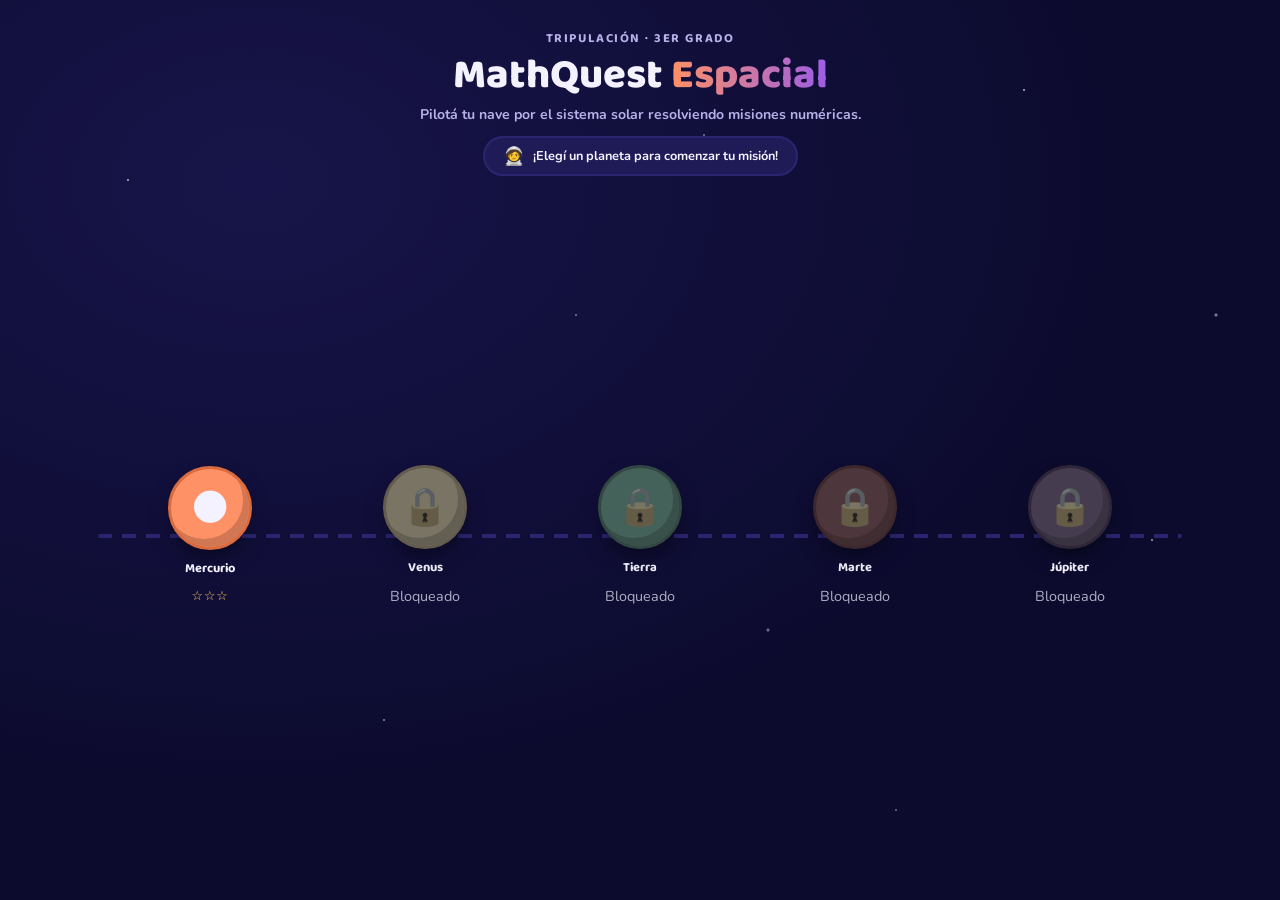
<file: index.html>
<!DOCTYPE html>
<html lang="es">
<head>
<meta charset="UTF-8">
<meta name="viewport" content="width=device-width, initial-scale=1.0, maximum-scale=1.0, user-scalable=no">
<title>MathQuest Espacial · Misión Numérica</title>
<link rel="stylesheet" href="style.css">
</head>
<body>

<div class="stars-bg" id="stars-bg"></div>

<!-- Aviso de rotación (por si algún chromebook/tablet queda en vertical) -->
<div id="rotate-notice">
  <div class="rotate-icon">🔄</div>
  <p>Girá la pantalla<br>para jugar mejor</p>
</div>

<div id="app">

  <!-- ============ PANTALLA DE INICIO ============ -->
  <section id="start-screen" class="screen active">
    <div class="stage">
      <div class="mission-panel">
        <p class="eyebrow">Tripulación · 3er grado</p>
        <h1 class="title">MathQuest <span>Espacial</span></h1>
        <p class="subtitle">Pilotá tu nave por el sistema solar resolviendo misiones numéricas.</p>
        <div class="commander-badge">
          <span class="badge-icon">🧑‍🚀</span>
          <span>¡Elegí un planeta para comenzar tu misión!</span>
        </div>
      </div>

      <div class="solar-track" id="solar-track">
        <div class="track-line"></div>
        <!-- Los planetas (niveles) se insertan por JS -->
      </div>
    </div>
  </section>

  <!-- ============ PANTALLA DE JUEGO ============ -->
  <section id="game-screen" class="screen">
    <header class="game-hud">
      <button id="btn-exit" class="hud-btn" aria-label="Volver al mapa">
        <span class="hud-btn-icon">←</span> Mapa
      </button>

      <div class="hud-center">
        <div class="hud-planet">
          <span id="hud-planet-icon">🪐</span>
          <span id="hud-planet-name">Planeta</span>
        </div>
        <div class="progress-track" id="progress-track"><!-- dots por JS --></div>
      </div>

      <div class="hud-score">
        <span class="hud-score-icon">⭐</span>
        <span id="hud-score">0</span>
      </div>
    </header>

    <main class="game-body">
      <div class="ship-column">
        <div class="ship-wrap">
          <div id="ship" class="ship">🚀</div>
          <div id="ship-fx" class="ship-fx"></div>
        </div>
        <p id="ship-message" class="ship-message">¡Vamos, tripulante!</p>
      </div>

      <div class="problem-column">
        <div class="problem-card" id="problem-card">
          <p class="problem-label" id="problem-label">Resolvé la misión:</p>
          <div class="problem-display" id="problem-display"></div>
        </div>

        <div class="answers-grid" id="answers-grid">
          <!-- Casilleros de respuesta y botón "Verificar" por JS -->
        </div>
      </div>
    </main>
  </section>

  <!-- ============ PANTALLA DE RESULTADOS ============ -->
  <section id="end-screen" class="screen">
    <div class="stage">
      <div class="results-card">
        <div class="results-icon" id="results-icon">🏆</div>
        <h2 id="results-title">¡Misión completa!</h2>
        <p id="results-subtitle">Llegaste a destino</p>

        <div class="stars-earned" id="stars-earned">
          <span class="star-slot">☆</span>
          <span class="star-slot">☆</span>
          <span class="star-slot">☆</span>
        </div>

        <div class="results-stats">
          <div class="stat">
            <span class="stat-value" id="results-correct">0</span>
            <span class="stat-label">Correctas</span>
          </div>
          <div class="stat">
            <span class="stat-value" id="results-total">0</span>
            <span class="stat-label">Total</span>
          </div>
        </div>

        <div class="results-actions">
          <button id="btn-retry" class="action-btn secondary">🔁 Reintentar</button>
          <button id="btn-next" class="action-btn primary">Siguiente planeta →</button>
          <button id="btn-map" class="action-btn secondary">🗺️ Ver mapa</button>
        </div>
      </div>
    </div>
  </section>

</div>

<script src="script.js"></script>
</body>
</html>
</file>
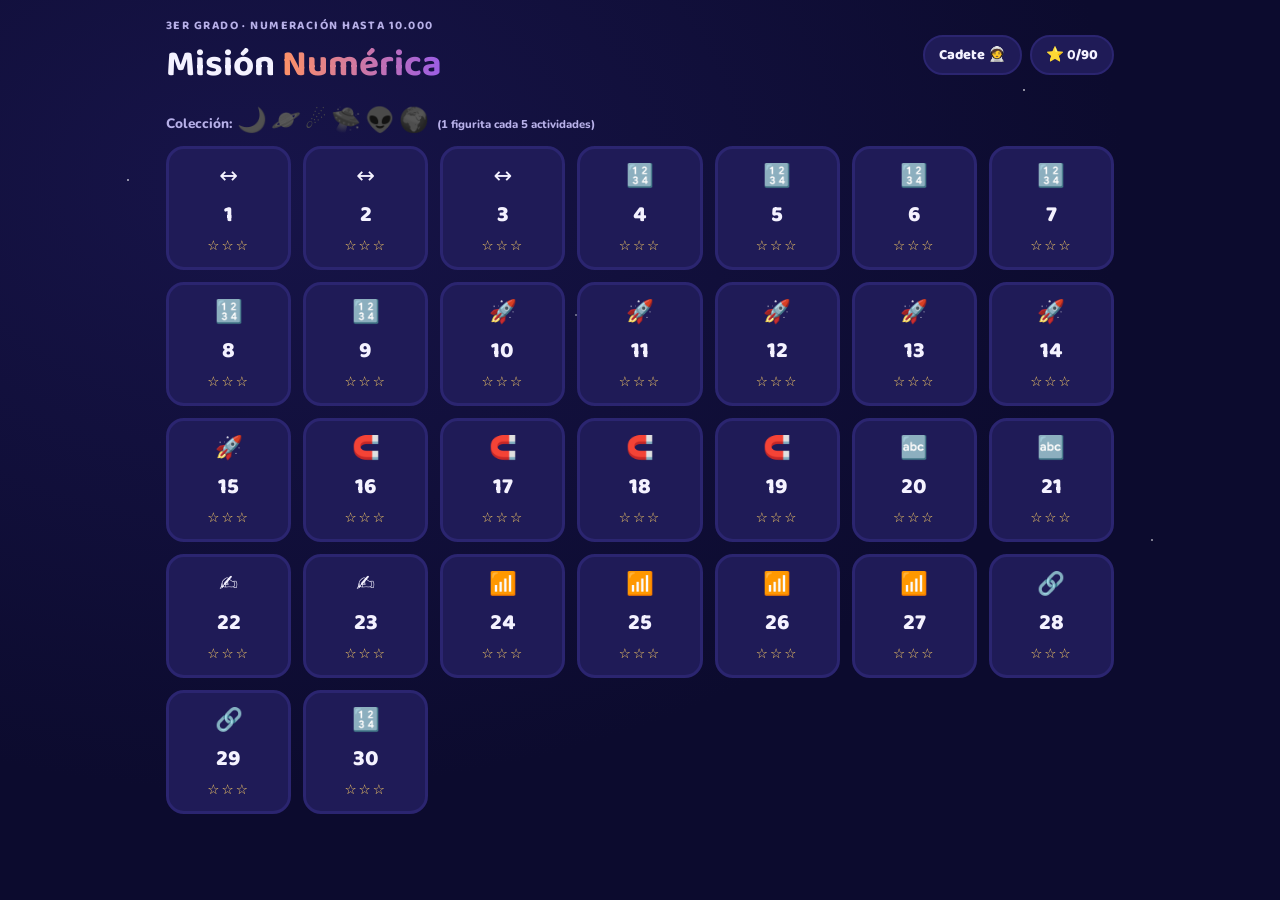
<file: numeracional10000/index.html>
<!DOCTYPE html>
<html lang="es">
<head>
<meta charset="UTF-8">
<meta name="viewport" content="width=device-width, initial-scale=1.0">
<title>Numeración Espacial · hasta 10.000</title>
<link rel="stylesheet" href="style.css">
</head>
<body>
<div class="stars-bg"></div>

<section id="map" class="screen active">
  <header class="top">
    <div>
      <p class="eyebrow">3er grado · Numeración hasta 10.000</p>
      <h1>Misión <span>Numérica</span></h1>
    </div>
    <div class="stats">
      <div class="pill" id="rank">Cadete 🧑‍🚀</div>
      <div class="pill">⭐ <b id="total">0</b>/90</div>
    </div>
  </header>
  <p class="collection" id="collection"></p>
  <div class="grid" id="grid"></div>
</section>

<section id="game" class="screen">
  <header class="top">
    <button class="btn alt" id="back">← Mapa</button>
    <h2 id="title">Actividad</h2>
    <div class="pill">⭐ <b id="total2">0</b></div>
  </header>
  <main class="card">
    <p id="prompt" class="prompt"></p>
    <div id="area" class="area"></div>
    <p id="msg" class="msg"></p>
    <div class="actions">
      <button class="btn" id="ok">Verificar ✅</button>
      <button class="btn alt" id="skip" hidden>Seguir →</button>
    </div>
  </main>
</section>

<div id="win" class="overlay" hidden>
  <div class="card win">
    <div class="big">🏆</div>
    <h2>¡Misión cumplida!</h2>
    <div class="stars" id="wstars"></div>
    <p id="wtxt"></p>
    <div class="actions">
      <button class="btn alt" id="wmap">🗺️ Mapa</button>
      <button class="btn" id="wnext">Siguiente →</button>
    </div>
  </div>
</div>

<script src="script.js"></script>
</body>
</html>
</file>
<file: style.css>
@import url('https://fonts.googleapis.com/css2?family=Baloo+2:wght@500;700;800&family=Nunito:wght@600;700;800&display=swap');

/* ============================================
   TOKENS
   ============================================ */
:root{
  --bg-deep:      #0c0b2e;
  --bg-deep-2:    #171449;
  --panel:        #1f1b57;
  --panel-light:  #2b2570;
  --ink:          #f4f2ff;
  --ink-dim:      #b7b0e8;

  --mercury: #ff9166;
  --mercury-dark: #d96b3f;
  --venus:   #ffd166;
  --venus-dark: #d9a53f;
  --earth:   #06d6a0;
  --earth-dark: #049c76;
  --mars:    #ef476f;
  --mars-dark: #c22e52;
  --jupiter: #9b5de5;
  --jupiter-dark: #7236b8;

  --accent: var(--mercury);
  --accent-dark: var(--mercury-dark);

  --good: #06d6a0;
  --bad:  #ef476f;

  --radius-lg: 28px;
  --radius-md: 18px;
  --radius-sm: 12px;

  --font-display: 'Baloo 2', system-ui, sans-serif;
  --font-body: 'Nunito', system-ui, sans-serif;
}

*{ box-sizing: border-box; }

html, body{
  margin: 0;
  padding: 0;
  width: 100%;
  height: 100%;
  overflow: hidden;
  background: radial-gradient(ellipse at 20% 20%, var(--bg-deep-2) 0%, var(--bg-deep) 60%);
  color: var(--ink);
  font-family: var(--font-body);
  -webkit-user-select: none;
  user-select: none;
}

button{
  font-family: inherit;
  cursor: pointer;
  border: none;
}

/* ============================================
   FONDO DE ESTRELLAS
   ============================================ */
.stars-bg{
  position: fixed;
  inset: 0;
  z-index: 0;
  background-image:
    radial-gradient(1.5px 1.5px at 10% 20%, #fff8 50%, transparent 100%),
    radial-gradient(1.5px 1.5px at 80% 10%, #fff8 50%, transparent 100%),
    radial-gradient(2px 2px at 60% 70%, #fff6 50%, transparent 100%),
    radial-gradient(1px 1px at 30% 80%, #fffa 50%, transparent 100%),
    radial-gradient(1.5px 1.5px at 90% 60%, #fff7 50%, transparent 100%),
    radial-gradient(1px 1px at 45% 35%, #fff9 50%, transparent 100%),
    radial-gradient(1.5px 1.5px at 15% 55%, #fff6 50%, transparent 100%),
    radial-gradient(1px 1px at 70% 90%, #fff8 50%, transparent 100%),
    radial-gradient(2px 2px at 95% 35%, #fff7 50%, transparent 100%),
    radial-gradient(1px 1px at 55% 15%, #fff9 50%, transparent 100%);
  background-repeat: repeat;
  background-size: 100% 100%;
  animation: twinkle 4s ease-in-out infinite alternate;
}
@keyframes twinkle{
  from{ opacity: 0.6; }
  to{ opacity: 1; }
}

/* ============================================
   AVISO DE ROTACIÓN (pantallas verticales angostas)
   ============================================ */
#rotate-notice{
  display: none;
  position: fixed;
  inset: 0;
  z-index: 999;
  background: var(--bg-deep);
  color: var(--ink);
  flex-direction: column;
  align-items: center;
  justify-content: center;
  text-align: center;
  font-family: var(--font-display);
  font-size: 1.4rem;
}
.rotate-icon{
  font-size: 3rem;
  animation: spin 1.8s linear infinite;
  margin-bottom: 12px;
}
@keyframes spin{ to{ transform: rotate(360deg); } }

@media (orientation: portrait) and (max-width: 600px){
  #rotate-notice{ display: flex; }
  #app{ display: none; }
}

/* ============================================
   LAYOUT GENERAL
   ============================================ */
#app{
  position: relative;
  z-index: 1;
  width: 100vw;
  height: 100vh;
}

.screen{
  position: absolute;
  inset: 0;
  display: none;
  width: 100%;
  height: 100%;
}
.screen.active{
  display: flex;
  animation: fade-in .35s ease;
}
@keyframes fade-in{
  from{ opacity: 0; transform: scale(.98); }
  to{ opacity: 1; transform: scale(1); }
}

.stage{
  width: 100%;
  height: 100%;
  display: flex;
  flex-direction: column;
  padding: clamp(14px, 2.2vw, 34px) clamp(24px, 4vw, 60px);
}

/* ============================================
   PANTALLA DE INICIO
   ============================================ */
.mission-panel{
  text-align: center;
  flex-shrink: 0;
}
.eyebrow{
  font-family: var(--font-display);
  font-weight: 700;
  letter-spacing: .12em;
  text-transform: uppercase;
  font-size: clamp(.65rem, 1vw, .8rem);
  color: var(--ink-dim);
  margin: 0 0 6px;
}
.title{
  font-family: var(--font-display);
  font-weight: 800;
  font-size: clamp(1.6rem, 3.6vw, 2.6rem);
  margin: 0 0 8px;
  line-height: 1;
}
.title span{
  background: linear-gradient(90deg, var(--mercury), var(--jupiter));
  -webkit-background-clip: text;
  background-clip: text;
  color: transparent;
}
.subtitle{
  font-weight: 700;
  color: var(--ink-dim);
  font-size: clamp(.75rem, 1.1vw, .95rem);
  margin: 0 0 12px;
}
.commander-badge{
  display: inline-flex;
  align-items: center;
  gap: 8px;
  background: var(--panel);
  border: 2px solid var(--panel-light);
  border-radius: 999px;
  padding: 6px 18px;
  font-weight: 700;
  font-size: clamp(.7rem, 1vw, .85rem);
}
.badge-icon{ font-size: 1.1rem; }

.solar-track{
  position: relative;
  flex: 1;
  display: flex;
  align-items: center;
  justify-content: space-evenly;
  margin-top: clamp(10px, 2vw, 24px);
  padding: 0 10px;
}
.track-line{
  position: absolute;
  top: 50%;
  left: 4%;
  right: 4%;
  height: 4px;
  background: repeating-linear-gradient(90deg, var(--panel-light) 0 14px, transparent 14px 24px);
  transform: translateY(-50%);
  z-index: 0;
  border-radius: 4px;
}

.planet-node{
  position: relative;
  z-index: 1;
  display: flex;
  flex-direction: column;
  align-items: center;
  gap: 8px;
  background: none;
  color: inherit;
  padding: 0;
  width: clamp(88px, 12vw, 132px);
  transition: transform .18s ease;
}
.planet-node:hover{ transform: translateY(-6px); }
.planet-node:active{ transform: translateY(-2px) scale(.97); }

.planet-orb{
  width: clamp(56px, 7.5vw, 84px);
  height: clamp(56px, 7.5vw, 84px);
  border-radius: 50%;
  display: flex;
  align-items: center;
  justify-content: center;
  font-size: clamp(1.6rem, 3vw, 2.3rem);
  box-shadow: inset -6px -8px 0 rgba(0,0,0,.18), 0 10px 22px -6px rgba(0,0,0,.55);
  border: 3px solid rgba(255,255,255,.25);
}
.planet-node[data-locked="true"] .planet-orb{
  filter: grayscale(.75) brightness(.55);
}
.planet-node[data-locked="true"]{
  cursor: not-allowed;
}
.planet-node[data-locked="true"]:hover{ transform: none; }

.planet-name{
  font-family: var(--font-display);
  font-weight: 700;
  font-size: clamp(.68rem, 1vw, .85rem);
  text-align: center;
}
.planet-stars{
  font-size: .8rem;
  letter-spacing: 1px;
  color: #ffd166;
}
.planet-lock{
  font-size: .9rem;
  opacity: .7;
}

/* ============================================
   PANTALLA DE JUEGO
   ============================================ */
.game-hud{
  flex-shrink: 0;
  display: flex;
  align-items: center;
  justify-content: space-between;
  padding: clamp(10px, 1.6vw, 20px) clamp(18px, 3vw, 44px);
  gap: 12px;
}
.hud-btn{
  display: flex;
  align-items: center;
  gap: 6px;
  background: var(--panel);
  color: var(--ink);
  border-radius: 999px;
  padding: 8px 16px;
  font-weight: 800;
  font-family: var(--font-display);
  font-size: .85rem;
  border: 2px solid var(--panel-light);
}
.hud-btn:hover{ background: var(--panel-light); }
.hud-btn-icon{ font-size: 1rem; }

.hud-center{
  display: flex;
  flex-direction: column;
  align-items: center;
  gap: 6px;
  flex: 1;
}
.hud-planet{
  display: flex;
  align-items: center;
  gap: 6px;
  font-family: var(--font-display);
  font-weight: 700;
  font-size: clamp(.85rem, 1.3vw, 1.1rem);
}
.progress-track{
  display: flex;
  gap: 6px;
}
.progress-dot{
  width: 10px;
  height: 10px;
  border-radius: 50%;
  background: var(--panel-light);
  transition: background .2s ease, transform .2s ease;
}
.progress-dot.done{ background: var(--accent); }
.progress-dot.current{ transform: scale(1.3); background: #fff; }

.hud-score{
  display: flex;
  align-items: center;
  gap: 6px;
  background: var(--panel);
  border: 2px solid var(--panel-light);
  border-radius: 999px;
  padding: 8px 16px;
  font-family: var(--font-display);
  font-weight: 800;
  font-size: clamp(.85rem, 1.2vw, 1.05rem);
  min-width: 64px;
  justify-content: center;
}

.game-body{
  flex: 1;
  display: flex;
  align-items: center;
  gap: clamp(20px, 4vw, 60px);
  padding: 0 clamp(24px, 5vw, 70px) clamp(14px, 2vw, 26px);
}

.ship-column{
  flex: 0 0 clamp(150px, 20vw, 260px);
  display: flex;
  flex-direction: column;
  align-items: center;
  gap: 14px;
}
.ship-wrap{
  position: relative;
  width: 100%;
  display: flex;
  align-items: center;
  justify-content: center;
}
.ship{
  font-size: clamp(3.4rem, 7vw, 5.5rem);
  transform: rotate(-45deg);
  filter: drop-shadow(0 10px 18px rgba(0,0,0,.5));
  animation: float 2.6s ease-in-out infinite;
  transition: transform .25s ease;
}
@keyframes float{
  0%, 100%{ transform: rotate(-45deg) translateY(0); }
  50%{ transform: rotate(-45deg) translateY(-10px); }
}
.ship.correct-anim{ animation: boost .6s ease; }
@keyframes boost{
  0%{ transform: rotate(-45deg) translateY(0) scale(1); }
  40%{ transform: rotate(-45deg) translateY(-26px) scale(1.15); }
  100%{ transform: rotate(-45deg) translateY(0) scale(1); }
}
.ship.wrong-anim{ animation: wobble .5s ease; }
@keyframes wobble{
  0%, 100%{ transform: rotate(-45deg); }
  25%{ transform: rotate(-58deg) translateX(-6px); }
  75%{ transform: rotate(-32deg) translateX(6px); }
}
.ship-fx{
  position: absolute;
  inset: 0;
  pointer-events: none;
}
.ship-message{
  font-family: var(--font-display);
  font-weight: 700;
  text-align: center;
  font-size: clamp(.8rem, 1.2vw, 1rem);
  color: var(--ink-dim);
  min-height: 1.4em;
}

.problem-column{
  flex: 1;
  display: flex;
  flex-direction: column;
  align-items: center;
  gap: clamp(12px, 2vw, 22px);
  min-width: 0;
  max-height: 100%;
  overflow-y: auto;
  overflow-x: hidden;
  padding: 4px 2px;
}

.problem-card{
  background: var(--panel);
  border: 3px solid var(--panel-light);
  border-radius: var(--radius-lg);
  padding: clamp(12px, 2vw, 22px) clamp(20px, 4.5vw, 50px);
  text-align: center;
  box-shadow: 0 14px 30px -12px rgba(0,0,0,.5);
  max-width: 700px;
  width: 100%;
}
.problem-card.story-card{
  max-width: 640px;
  padding: clamp(12px, 1.8vw, 20px) clamp(18px, 3.4vw, 36px);
}
.problem-label{
  margin: 0 0 4px;
  font-weight: 800;
  letter-spacing: .06em;
  text-transform: uppercase;
  font-size: clamp(.6rem, .9vw, .75rem);
  color: var(--accent);
}
.problem-text{
  margin: 0;
  font-family: var(--font-display);
  font-weight: 800;
  font-size: clamp(1.6rem, 4.4vw, 3rem);
  letter-spacing: .01em;
  white-space: nowrap;
}
.problem-text.story-mode{
  font-family: var(--font-body);
  font-weight: 800;
  font-size: clamp(.82rem, 1.4vw, 1.05rem);
  line-height: 1.4;
  white-space: normal;
  letter-spacing: normal;
}

/* Cuenta "parada" (vertical), para sumas, restas y multiplicaciones
   con números de varias cifras: mucho más legible para 3er grado
   que escribirlas en una sola línea horizontal. Cada dígito ocupa
   su propia columna, alineado por valor posicional, para que las
   unidades queden bajo las unidades, las decenas bajo las decenas,
   etc. Arriba de todo hay una fila de casilleros libres para anotar
   lo que se lleva o lo que se pide prestado a la cifra de al lado. */
.vertical-op{
  display: inline-grid;
  column-gap: clamp(4px, 1vw, 10px);
  row-gap: clamp(3px, .8vw, 8px);
  font-family: var(--font-display);
  font-weight: 800;
  font-variant-numeric: tabular-nums;
  font-size: clamp(1.15rem, 2.8vw, 1.9rem);
  align-items: center;
  justify-items: center;
  max-width: 100%;
}
.vop-cell{ width: 1.1em; }
.vop-operator{
  color: var(--accent);
  align-self: center;
  justify-self: start;
  width: 1.1em;
}
.vop-num-cell{
  text-align: center;
  min-width: 1.1em;
}
.vop-rule{
  grid-column: 1 / -1;
  border-top: 4px solid var(--panel-light);
  margin-top: clamp(2px, .6vw, 6px);
  border-radius: 2px;
  width: 100%;
}

/* Fila de anotaciones: "lo que llevo" o "lo que pido prestado".
   Son casilleros angostos y discretos, con línea punteada en vez de
   caja sólida, para que se note que es un borrador y no la respuesta. */
.carry-box{
  width: 100%;
  max-width: 1.6em;
  background: transparent;
  border: none;
  border-bottom: 2px dashed var(--ink-dim);
  color: var(--accent);
  font-family: var(--font-display);
  font-weight: 700;
  font-size: clamp(.75rem, 1.4vw, 1rem);
  text-align: center;
  padding: 2px 0 4px;
}
.carry-box::placeholder{ color: var(--ink-dim); opacity: .5; }
.carry-box:focus{
  outline: none;
  border-bottom-color: var(--accent);
}
.carry-box:disabled{ opacity: .5; }

/* Casilleros editables para la respuesta, dígito por dígito */
.answer-digit{
  width: 100%;
  max-width: 1.3em;
  aspect-ratio: 1 / 1.05;
  background: var(--panel-light);
  border: 3px solid var(--panel-light);
  border-radius: var(--radius-sm);
  color: var(--ink);
  font-family: var(--font-display);
  font-weight: 800;
  font-size: 1em;
  text-align: center;
  transition: transform .12s ease, border-color .15s ease, background .15s ease;
}
.answer-digit:focus{
  outline: none;
  border-color: var(--accent);
  transform: translateY(-3px);
}
.answer-digit.correct{
  background: var(--good);
  border-color: var(--good);
  color: #06331f;
  animation: pop .35s ease;
}
.answer-digit.wrong{
  background: var(--bad);
  border-color: var(--bad);
  color: #380311;
  animation: shake .35s ease;
}
.answer-digit.shake-empty{
  animation: shake .35s ease;
  border-color: var(--bad);
}
.answer-digit:disabled{ cursor: default; }

/* Fila de respuesta para problemas narrados (sin estructura vertical) */
.story-answer-row{
  display: flex;
  gap: clamp(8px, 1.6vw, 16px);
  justify-content: center;
}
.story-answer-row .answer-digit{
  width: clamp(38px, 5.2vw, 52px);
  aspect-ratio: 1 / 1.05;
  font-size: clamp(1.1rem, 2.4vw, 1.5rem);
}

/* Borrador para Tierra y Júpiter: cuenta parada en blanco para que
   el chico copie los números del enunciado y arme la cuenta antes
   de responder. Se ve claramente distinta a la respuesta oficial
   (bordes punteados, panel más apagado) porque nada de esto se
   corrige, es solo un espacio para pensar. */
.scratch-toggle-btn{
  background: var(--panel-light);
  color: var(--ink);
  font-family: var(--font-display);
  font-weight: 800;
  font-size: clamp(.78rem, 1.1vw, .95rem);
  padding: 8px 20px;
  border-radius: 999px;
  border: 2px solid var(--panel-light);
  transition: transform .12s ease, border-color .15s ease;
}
.scratch-toggle-btn:hover{
  transform: translateY(-2px);
  border-color: var(--accent);
}

.scratch-pad{
  width: 100%;
  background: rgba(255,255,255,.03);
  border: 2px dashed var(--panel-light);
  border-radius: var(--radius-md);
  padding: clamp(8px, 1.4vw, 16px) clamp(8px, 1.6vw, 16px);
}
.scratch-pad[hidden]{ display: none; }

.scratch-label{
  margin: 0 0 10px;
  font-weight: 800;
  font-size: clamp(.66rem, .95vw, .78rem);
  color: var(--ink-dim);
  text-align: center;
}

.scratch-op{
  font-size: clamp(.95rem, 2.1vw, 1.3rem);
  width: 100%;
  justify-content: center;
  max-width: 100%;
}

.scratch-digit{
  width: 100%;
  max-width: 1.3em;
  aspect-ratio: 1 / 1.05;
  background: transparent;
  border: 2px dashed var(--panel-light);
  border-radius: var(--radius-sm);
  color: var(--ink);
  font-family: var(--font-display);
  font-weight: 800;
  font-size: 1em;
  text-align: center;
  transition: border-color .15s ease;
}
.scratch-digit:focus{
  outline: none;
  border-style: solid;
  border-color: var(--accent);
}
.scratch-result{
  border-color: var(--accent-dark);
}

.operator-picker{
  display: flex;
  flex-direction: column;
  align-items: center;
  gap: 3px;
  align-self: center;
  width: 1.1em;
}
.op-btn{
  width: 1.5em;
  height: 1em;
  font-family: var(--font-display);
  font-weight: 800;
  font-size: .55em;
  line-height: 1;
  background: var(--panel);
  color: var(--ink-dim);
  border: 2px solid var(--panel-light);
  border-radius: 6px;
  padding: 0;
}
.op-btn.active{
  background: var(--accent);
  color: #221a05;
  border-color: var(--accent);
}

.answers-grid{
  display: flex;
  flex-direction: column;
  align-items: center;
  gap: clamp(8px, 1.4vw, 14px);
  width: 100%;
  max-width: 680px;
}

.verify-btn{
  background: var(--accent);
  color: #221a05;
  font-family: var(--font-display);
  font-weight: 800;
  font-size: clamp(.9rem, 1.4vw, 1.1rem);
  padding: 10px 30px;
  border-radius: 999px;
  transition: transform .12s ease, opacity .15s ease;
}
.verify-btn:hover{ transform: translateY(-3px); }
.verify-btn:disabled{ opacity: .55; cursor: default; transform: none; }

.answer-hint{
  font-weight: 700;
  font-size: clamp(.7rem, 1vw, .82rem);
  color: var(--ink-dim);
  text-align: center;
  margin: 0;
}

@keyframes pop{
  0%{ transform: scale(1); }
  50%{ transform: scale(1.08); }
  100%{ transform: scale(1); }
}
@keyframes shake{
  0%, 100%{ transform: translateX(0); }
  25%{ transform: translateX(-6px); }
  75%{ transform: translateX(6px); }
}

/* Partículas de acierto */
.spark{
  position: absolute;
  font-size: 1.3rem;
  pointer-events: none;
  animation: spark-fly 0.9s ease-out forwards;
}
@keyframes spark-fly{
  0%{ opacity: 1; transform: translate(0,0) scale(.6) rotate(0); }
  100%{ opacity: 0; transform: var(--spark-end) scale(1.2) rotate(180deg); }
}

/* ============================================
   PANTALLA DE RESULTADOS
   ============================================ */
#end-screen .stage{
  align-items: center;
  justify-content: center;
}
.results-card{
  background: var(--panel);
  border: 3px solid var(--panel-light);
  border-radius: var(--radius-lg);
  padding: clamp(20px, 3vw, 36px) clamp(28px, 5vw, 60px);
  text-align: center;
  max-width: 560px;
  width: 100%;
  box-shadow: 0 20px 50px -18px rgba(0,0,0,.6);
}
.results-icon{
  font-size: clamp(2.6rem, 5vw, 3.6rem);
  margin-bottom: 4px;
}
#results-title{
  font-family: var(--font-display);
  font-weight: 800;
  font-size: clamp(1.3rem, 2.6vw, 1.9rem);
  margin: 0 0 4px;
}
#results-subtitle{
  color: var(--ink-dim);
  font-weight: 700;
  margin: 0 0 14px;
  font-size: clamp(.8rem, 1.2vw, 1rem);
}
.stars-earned{
  font-size: clamp(1.8rem, 3.4vw, 2.6rem);
  margin-bottom: 16px;
  letter-spacing: 6px;
}
.star-slot{ color: #45407e; transition: color .3s ease, transform .3s ease; }
.star-slot.lit{ color: #ffd166; transform: scale(1.15); }

.results-stats{
  display: flex;
  justify-content: center;
  gap: clamp(20px, 4vw, 50px);
  margin-bottom: 20px;
}
.stat{ display: flex; flex-direction: column; }
.stat-value{
  font-family: var(--font-display);
  font-weight: 800;
  font-size: clamp(1.4rem, 2.6vw, 2rem);
}
.stat-label{
  font-size: .75rem;
  color: var(--ink-dim);
  font-weight: 700;
  text-transform: uppercase;
  letter-spacing: .06em;
}

.results-actions{
  display: flex;
  flex-wrap: wrap;
  gap: 10px;
  justify-content: center;
}
.action-btn{
  font-family: var(--font-display);
  font-weight: 800;
  font-size: clamp(.78rem, 1.1vw, .95rem);
  padding: 10px 20px;
  border-radius: 999px;
  transition: transform .12s ease;
}
.action-btn:hover{ transform: translateY(-3px); }
.action-btn.primary{
  background: var(--accent);
  color: #221a05;
}
.action-btn.secondary{
  background: var(--panel-light);
  color: var(--ink);
}

/* ============================================
   RESPONSIVE (pantallas chromebook chicas, 11"-13")
   ============================================ */
@media (max-height: 560px){
  .subtitle{ display: none; }
  .commander-badge{ display: none; }
  .title{ font-size: clamp(1.2rem, 3vw, 1.7rem); margin-bottom: 4px; }
}
</file>
<file: numeracional10000/style.css>
@import url('https://fonts.googleapis.com/css2?family=Baloo+2:wght@500;700;800&family=Nunito:wght@600;700;800&display=swap');
:root{--bg:#0c0b2e;--bg2:#171449;--panel:#1f1b57;--panel2:#2b2570;--ink:#f4f2ff;--dim:#b7b0e8;--acc:#ff9166;--good:#06d6a0;--bad:#ef476f;--gold:#ffd166;
--fd:'Baloo 2',system-ui,sans-serif;--fb:'Nunito',system-ui,sans-serif}
*{box-sizing:border-box}
html,body{margin:0;min-height:100%;background:radial-gradient(ellipse at 20% 20%,var(--bg2),var(--bg) 60%) fixed;color:var(--ink);font-family:var(--fb);-webkit-user-select:none;user-select:none}
button{font-family:var(--fd);cursor:pointer;border:none}
.stars-bg{position:fixed;inset:0;z-index:0;pointer-events:none;background-image:radial-gradient(1.5px 1.5px at 10% 20%,#fff8 50%,transparent),radial-gradient(1.5px 1.5px at 80% 10%,#fff8 50%,transparent),radial-gradient(2px 2px at 60% 70%,#fff6 50%,transparent),radial-gradient(1px 1px at 30% 80%,#fffa 50%,transparent),radial-gradient(1.5px 1.5px at 90% 60%,#fff7 50%,transparent),radial-gradient(1px 1px at 45% 35%,#fff9 50%,transparent);animation:tw 4s ease-in-out infinite alternate}
@keyframes tw{from{opacity:.6}to{opacity:1}}
.screen{display:none;position:relative;z-index:1;max-width:980px;margin:0 auto;padding:16px}
.screen.active{display:block}
.top{display:flex;align-items:center;justify-content:space-between;gap:10px;flex-wrap:wrap}
.eyebrow{margin:0;font:700 .75rem var(--fd);letter-spacing:.12em;text-transform:uppercase;color:var(--dim)}
h1,h2{font-family:var(--fd);margin:0}
h1{font-size:clamp(1.5rem,4vw,2.3rem)}h1 span{background:linear-gradient(90deg,#ff9166,#9b5de5);-webkit-background-clip:text;background-clip:text;color:transparent}
h2{font-size:clamp(1rem,2.4vw,1.4rem)}
.stats{display:flex;gap:8px}
.pill{background:var(--panel);border:2px solid var(--panel2);border-radius:999px;padding:6px 14px;font:800 .9rem var(--fd)}
.collection{margin:10px 0 4px;font-weight:800;color:var(--dim);font-size:.85rem}
.collection span{font-size:1.5rem;margin-right:4px}.collection .off{filter:grayscale(1) brightness(.4)}
.grid{display:grid;grid-template-columns:repeat(auto-fill,minmax(110px,1fr));gap:12px;margin-top:10px}
.tile{background:var(--panel);border:3px solid var(--panel2);border-radius:18px;padding:10px 6px;color:var(--ink);display:flex;flex-direction:column;align-items:center;gap:2px;transition:transform .12s}
.tile:hover{transform:translateY(-4px);border-color:var(--acc)}
.tile .n{font:800 1.4rem var(--fd)}.tile .ic{font-size:1.4rem}.tile .st{color:var(--gold);letter-spacing:2px;font-size:.85rem;min-height:1.2em}
.tile.done{border-color:var(--good)}
.btn{background:var(--acc);color:#221a05;font-weight:800;font-size:1rem;padding:10px 22px;border-radius:999px;transition:transform .12s}
.btn:hover{transform:translateY(-3px)}.btn.alt{background:var(--panel2);color:var(--ink)}
.card{background:var(--panel);border:3px solid var(--panel2);border-radius:28px;padding:clamp(14px,3vw,28px);margin-top:14px;text-align:center;box-shadow:0 14px 30px -12px #0008}
.prompt{font:700 clamp(.95rem,2.2vw,1.25rem) var(--fb);color:var(--acc);margin:0 0 14px}
.area{display:flex;flex-direction:column;align-items:center;gap:12px;font-family:var(--fd)}
.line{display:flex;flex-wrap:wrap;align-items:center;justify-content:center;gap:8px;font-size:clamp(1.2rem,3vw,1.8rem);font-weight:800}
.num{background:var(--panel2);border-radius:12px;padding:4px 14px}
.words{font:800 clamp(1rem,2.4vw,1.4rem) var(--fb);color:var(--gold)}
.in{width:clamp(86px,16vw,120px);font:800 clamp(1.1rem,2.6vw,1.6rem) var(--fd);text-align:center;background:var(--bg2);color:var(--ink);border:3px solid var(--panel2);border-radius:12px;padding:6px}
.in.w{width:min(100%,360px)}
.in:focus{outline:none;border-color:var(--acc)}
.in.ok,.chip.ok,.slot.ok{border-color:var(--good);background:#06d6a033}
.in.bad,.chip.bad,.slot.bad{border-color:var(--bad);background:#ef476f33}
.row,.pool{display:flex;flex-wrap:wrap;gap:10px;justify-content:center;min-height:56px;padding:8px}
.pool{background:#ffffff0a;border:2px dashed var(--panel2);border-radius:16px;min-width:60%}
.chip{background:var(--panel2);border:3px solid var(--panel2);border-radius:14px;padding:8px 16px;font:800 clamp(1rem,2.4vw,1.4rem) var(--fd);cursor:grab;color:var(--ink)}
.chip.sel{border-color:var(--acc);transform:scale(1.08)}
.slot{min-width:92px;min-height:54px;border:3px dashed var(--dim);border-radius:14px;display:inline-flex;align-items:center;justify-content:center;padding:2px}
.slot .chip{margin:0}
.cols{display:flex;gap:clamp(20px,8vw,90px);flex-wrap:wrap;justify-content:center}
.cols>div{display:flex;flex-direction:column;gap:10px}
.msg{min-height:1.4em;font-weight:800;color:var(--dim);margin:12px 0 6px}
.actions{display:flex;gap:10px;justify-content:center;flex-wrap:wrap}
.overlay{position:fixed;inset:0;z-index:50;background:#0c0b2ecc;display:flex;align-items:center;justify-content:center;padding:16px}
.overlay[hidden]{display:none}
.win{max-width:420px;animation:pop .4s ease}.win .big{font-size:3.4rem}
.stars{font-size:2.4rem;letter-spacing:6px;color:var(--gold);margin:6px 0}
@keyframes pop{0%{transform:scale(.6);opacity:0}100%{transform:scale(1);opacity:1}}
.confetti{position:fixed;top:-20px;z-index:60;font-size:1.6rem;pointer-events:none;animation:fall 1.6s ease-in forwards}
@keyframes fall{to{transform:translateY(110vh) rotate(540deg);opacity:.2}}
</file>
